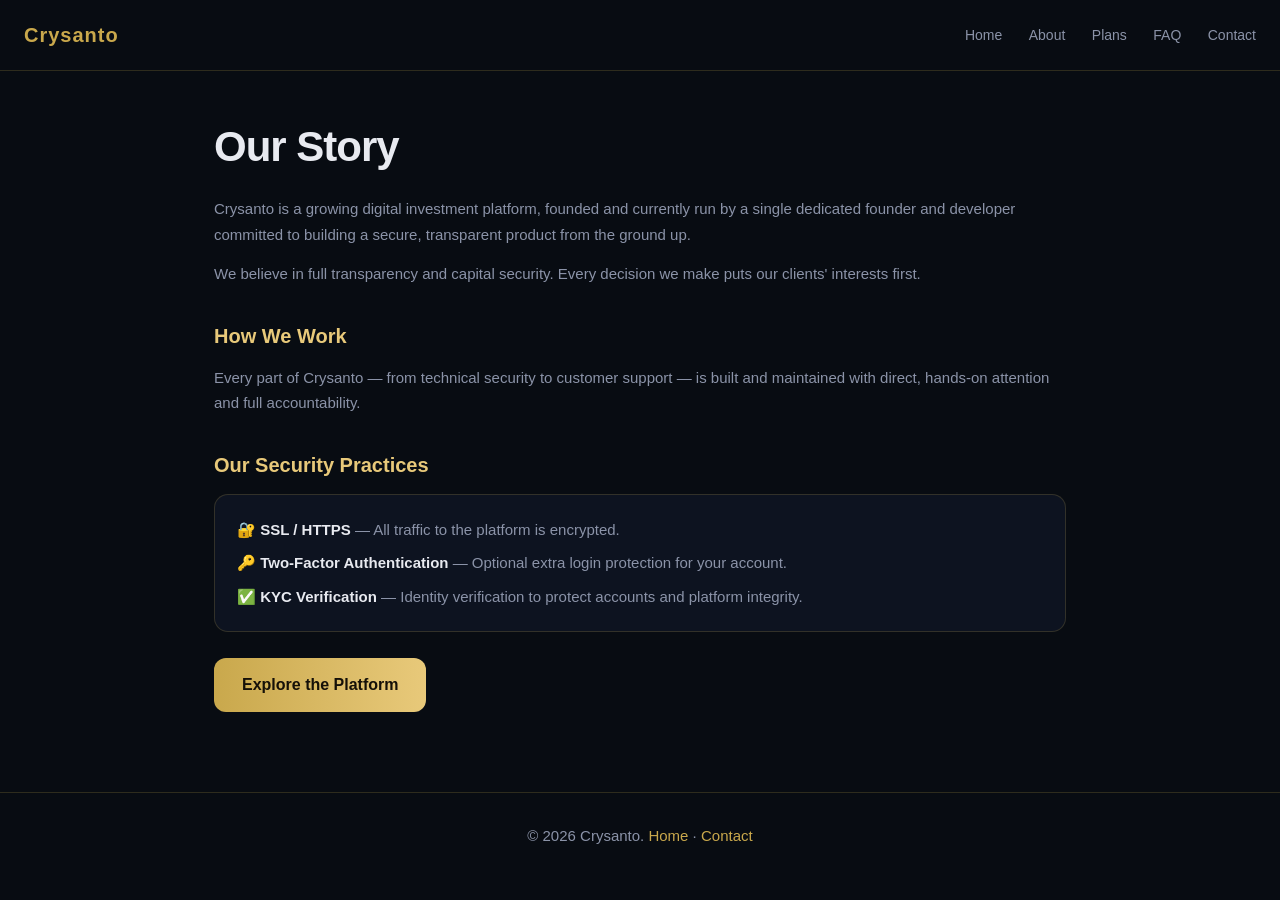
<file: about.html>
<!DOCTYPE html>
<html lang="en" dir="ltr">
<head>
<meta charset="UTF-8">
<meta name="viewport" content="width=device-width, initial-scale=1.0">
<title>About Crysanto — Digital Crypto Investment Platform</title>
<meta name="description" content="Crysanto is a growing digital investment platform founded and personally run by a single dedicated developer, focused on transparency, security, and direct support.">
<link rel="canonical" href="https://crysanto.com/about.html">
<meta property="og:title" content="About Crysanto">
<meta property="og:description" content="A growing digital investment platform built and run by a single dedicated founder, focused on transparency and security.">
<meta property="og:url" content="https://crysanto.com/about.html">
<meta property="og:type" content="website">
<link rel="stylesheet" href="pages.css">
</head>
<body>
<header>
  <a class="brand" href="index.html">Crysanto</a>
  <nav>
    <a href="index.html">Home</a>
    <a href="about.html">About</a>
    <a href="plans.html">Plans</a>
    <a href="faq.html">FAQ</a>
    <a href="contact.html">Contact</a>
  </nav>
</header>
<div class="wrap">
  <h1>Our Story</h1>
  <p>Crysanto is a growing digital investment platform, founded and currently run by a single dedicated founder and developer committed to building a secure, transparent product from the ground up.</p>
  <p>We believe in full transparency and capital security. Every decision we make puts our clients' interests first.</p>

  <h2>How We Work</h2>
  <p>Every part of Crysanto — from technical security to customer support — is built and maintained with direct, hands-on attention and full accountability.</p>

  <h2>Our Security Practices</h2>
  <div class="card">
    <p style="margin-bottom:8px">🔐 <b style="color:var(--text)">SSL / HTTPS</b> — All traffic to the platform is encrypted.</p>
    <p style="margin-bottom:8px">🔑 <b style="color:var(--text)">Two-Factor Authentication</b> — Optional extra login protection for your account.</p>
    <p style="margin-bottom:0">✅ <b style="color:var(--text)">KYC Verification</b> — Identity verification to protect accounts and platform integrity.</p>
  </div>

  <a class="btn" href="index.html">Explore the Platform</a>
</div>
<footer>
  <p>© 2026 Crysanto. <a href="index.html">Home</a> · <a href="contact.html">Contact</a></p>
</footer>
</body>
</html>
</file>
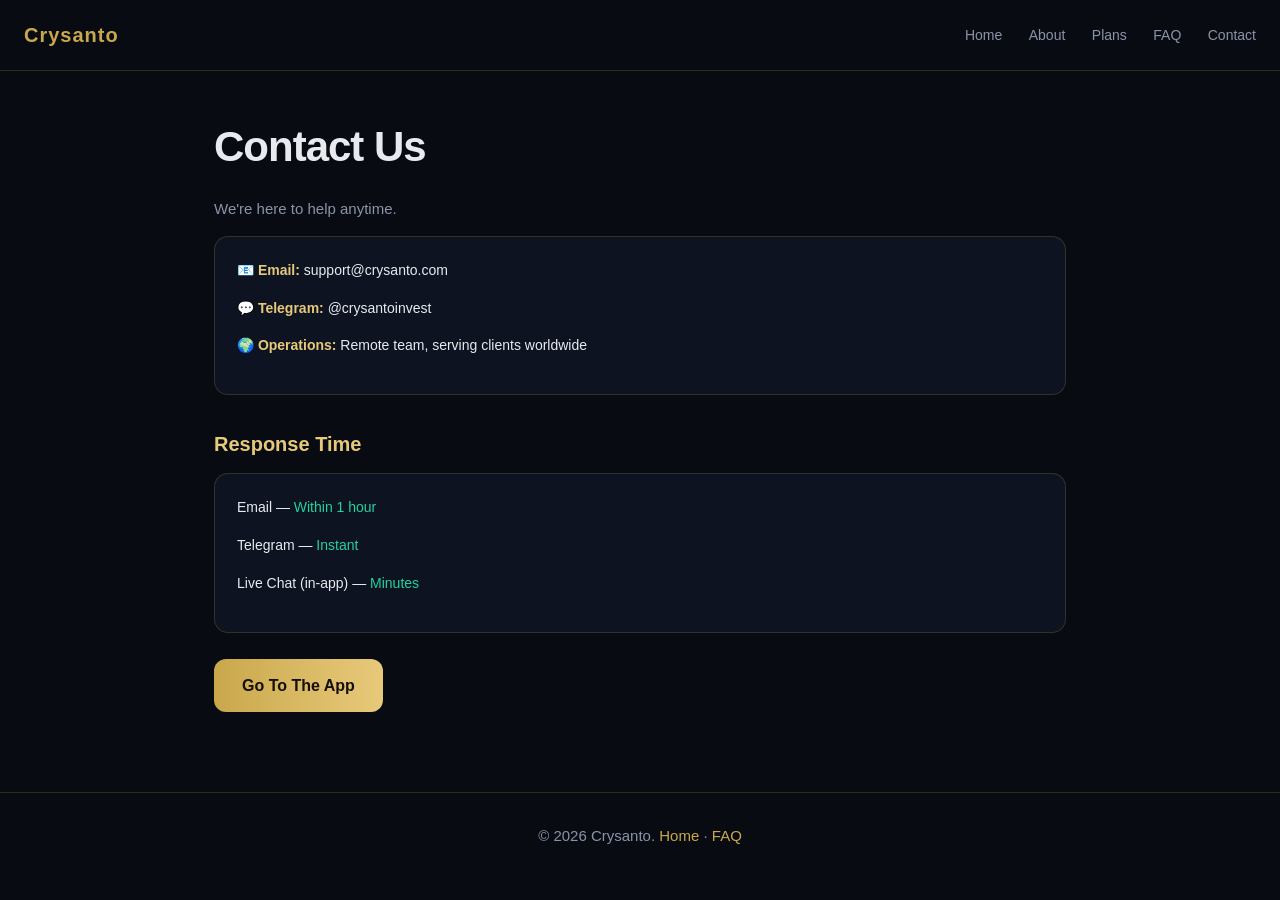
<file: contact.html>
<!DOCTYPE html>
<html lang="en" dir="ltr">
<head>
<meta charset="UTF-8">
<meta name="viewport" content="width=device-width, initial-scale=1.0">
<title>Contact Us — Crysanto</title>
<meta name="description" content="Get in touch with Crysanto support via email or Telegram. We're here to help with deposits, withdrawals, KYC, and account questions.">
<link rel="canonical" href="https://crysanto.com/contact.html">
<meta property="og:title" content="Contact Us — Crysanto">
<meta property="og:description" content="Reach Crysanto support via email or Telegram.">
<meta property="og:url" content="https://crysanto.com/contact.html">
<meta property="og:type" content="website">
<link rel="stylesheet" href="pages.css">
</head>
<body>
<header>
  <a class="brand" href="index.html">Crysanto</a>
  <nav>
    <a href="index.html">Home</a>
    <a href="about.html">About</a>
    <a href="plans.html">Plans</a>
    <a href="faq.html">FAQ</a>
    <a href="contact.html">Contact</a>
  </nav>
</header>
<div class="wrap">
  <h1>Contact Us</h1>
  <p>We're here to help anytime.</p>

  <div class="card">
    <div class="contact-item">📧 <b>Email:</b> support@crysanto.com</div>
    <div class="contact-item">💬 <b>Telegram:</b> @crysantoinvest</div>
    <div class="contact-item">🌍 <b>Operations:</b> Remote team, serving clients worldwide</div>
  </div>

  <h2>Response Time</h2>
  <div class="card">
    <div class="contact-item">Email — <span style="color:var(--green)">Within 1 hour</span></div>
    <div class="contact-item">Telegram — <span style="color:var(--green)">Instant</span></div>
    <div class="contact-item">Live Chat (in-app) — <span style="color:var(--green)">Minutes</span></div>
  </div>

  <a class="btn" href="index.html">Go To The App</a>
</div>
<footer>
  <p>© 2026 Crysanto. <a href="index.html">Home</a> · <a href="faq.html">FAQ</a></p>
</footer>
</body>
</html>
</file>
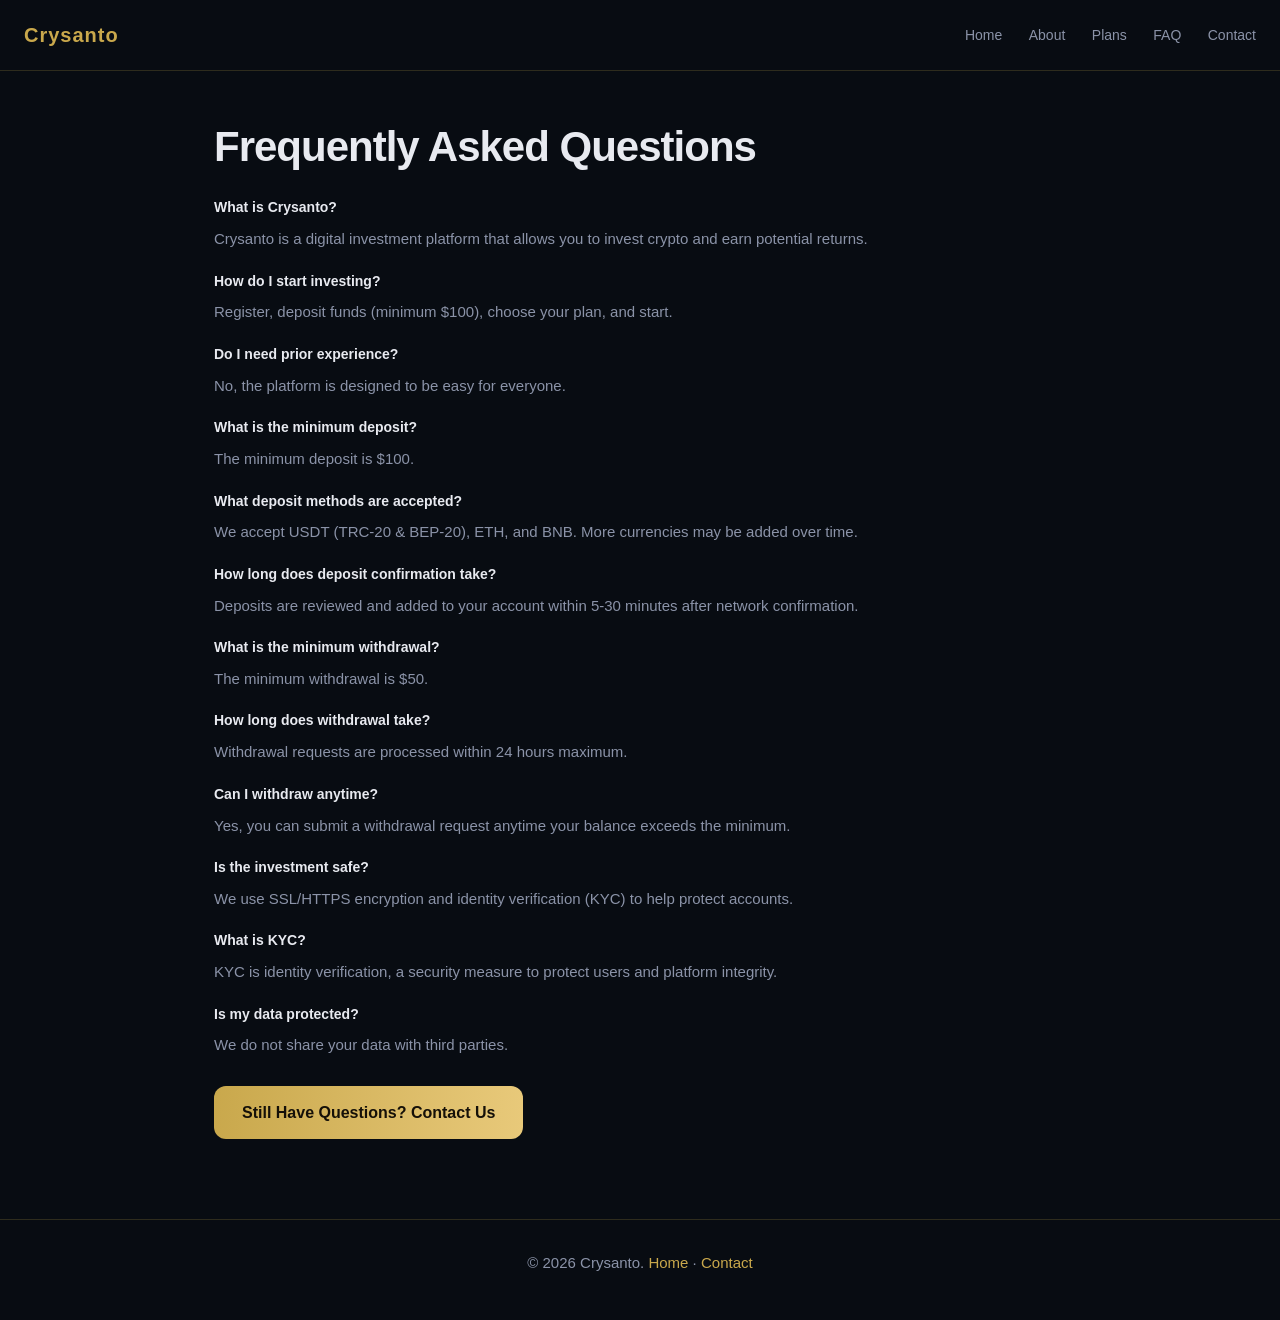
<file: faq.html>
<!DOCTYPE html>
<html lang="en" dir="ltr">
<head>
<meta charset="UTF-8">
<meta name="viewport" content="width=device-width, initial-scale=1.0">
<title>FAQ — Crysanto</title>
<meta name="description" content="Answers to common questions about Crysanto: deposits, withdrawals, minimum amounts, KYC verification, and account security.">
<link rel="canonical" href="https://crysanto.com/faq.html">
<meta property="og:title" content="FAQ — Crysanto">
<meta property="og:description" content="Common questions about deposits, withdrawals, and security on Crysanto.">
<meta property="og:url" content="https://crysanto.com/faq.html">
<meta property="og:type" content="website">
<link rel="stylesheet" href="pages.css">
<script type="application/ld+json">
{
  "@context": "https://schema.org",
  "@type": "FAQPage",
  "mainEntity": [
    {"@type":"Question","name":"What is Crysanto?","acceptedAnswer":{"@type":"Answer","text":"Crysanto is a digital investment platform that allows you to invest crypto and earn potential returns."}},
    {"@type":"Question","name":"How do I start investing?","acceptedAnswer":{"@type":"Answer","text":"Register, deposit funds (minimum $100), choose your plan, and start."}},
    {"@type":"Question","name":"What is the minimum deposit?","acceptedAnswer":{"@type":"Answer","text":"The minimum deposit is $100."}},
    {"@type":"Question","name":"What deposit methods are accepted?","acceptedAnswer":{"@type":"Answer","text":"We accept USDT (TRC-20 & BEP-20), ETH, and BNB. More currencies may be added over time."}},
    {"@type":"Question","name":"How long does deposit confirmation take?","acceptedAnswer":{"@type":"Answer","text":"Deposits are reviewed and added to your account within 5-30 minutes after network confirmation."}},
    {"@type":"Question","name":"What is the minimum withdrawal?","acceptedAnswer":{"@type":"Answer","text":"The minimum withdrawal is $50."}},
    {"@type":"Question","name":"How long does withdrawal take?","acceptedAnswer":{"@type":"Answer","text":"Withdrawal requests are processed within 24 hours maximum."}},
    {"@type":"Question","name":"What is KYC?","acceptedAnswer":{"@type":"Answer","text":"KYC is identity verification, a security measure to protect users and platform integrity."}}
  ]
}
</script>
</head>
<body>
<header>
  <a class="brand" href="index.html">Crysanto</a>
  <nav>
    <a href="index.html">Home</a>
    <a href="about.html">About</a>
    <a href="plans.html">Plans</a>
    <a href="faq.html">FAQ</a>
    <a href="contact.html">Contact</a>
  </nav>
</header>
<div class="wrap">
  <h1>Frequently Asked Questions</h1>

  <div class="faq-item"><h3>What is Crysanto?</h3><p>Crysanto is a digital investment platform that allows you to invest crypto and earn potential returns.</p></div>
  <div class="faq-item"><h3>How do I start investing?</h3><p>Register, deposit funds (minimum $100), choose your plan, and start.</p></div>
  <div class="faq-item"><h3>Do I need prior experience?</h3><p>No, the platform is designed to be easy for everyone.</p></div>
  <div class="faq-item"><h3>What is the minimum deposit?</h3><p>The minimum deposit is $100.</p></div>
  <div class="faq-item"><h3>What deposit methods are accepted?</h3><p>We accept USDT (TRC-20 & BEP-20), ETH, and BNB. More currencies may be added over time.</p></div>
  <div class="faq-item"><h3>How long does deposit confirmation take?</h3><p>Deposits are reviewed and added to your account within 5-30 minutes after network confirmation.</p></div>
  <div class="faq-item"><h3>What is the minimum withdrawal?</h3><p>The minimum withdrawal is $50.</p></div>
  <div class="faq-item"><h3>How long does withdrawal take?</h3><p>Withdrawal requests are processed within 24 hours maximum.</p></div>
  <div class="faq-item"><h3>Can I withdraw anytime?</h3><p>Yes, you can submit a withdrawal request anytime your balance exceeds the minimum.</p></div>
  <div class="faq-item"><h3>Is the investment safe?</h3><p>We use SSL/HTTPS encryption and identity verification (KYC) to help protect accounts.</p></div>
  <div class="faq-item"><h3>What is KYC?</h3><p>KYC is identity verification, a security measure to protect users and platform integrity.</p></div>
  <div class="faq-item"><h3>Is my data protected?</h3><p>We do not share your data with third parties.</p></div>

  <a class="btn" href="contact.html">Still Have Questions? Contact Us</a>
</div>
<footer>
  <p>© 2026 Crysanto. <a href="index.html">Home</a> · <a href="contact.html">Contact</a></p>
</footer>
</body>
</html>
</file>
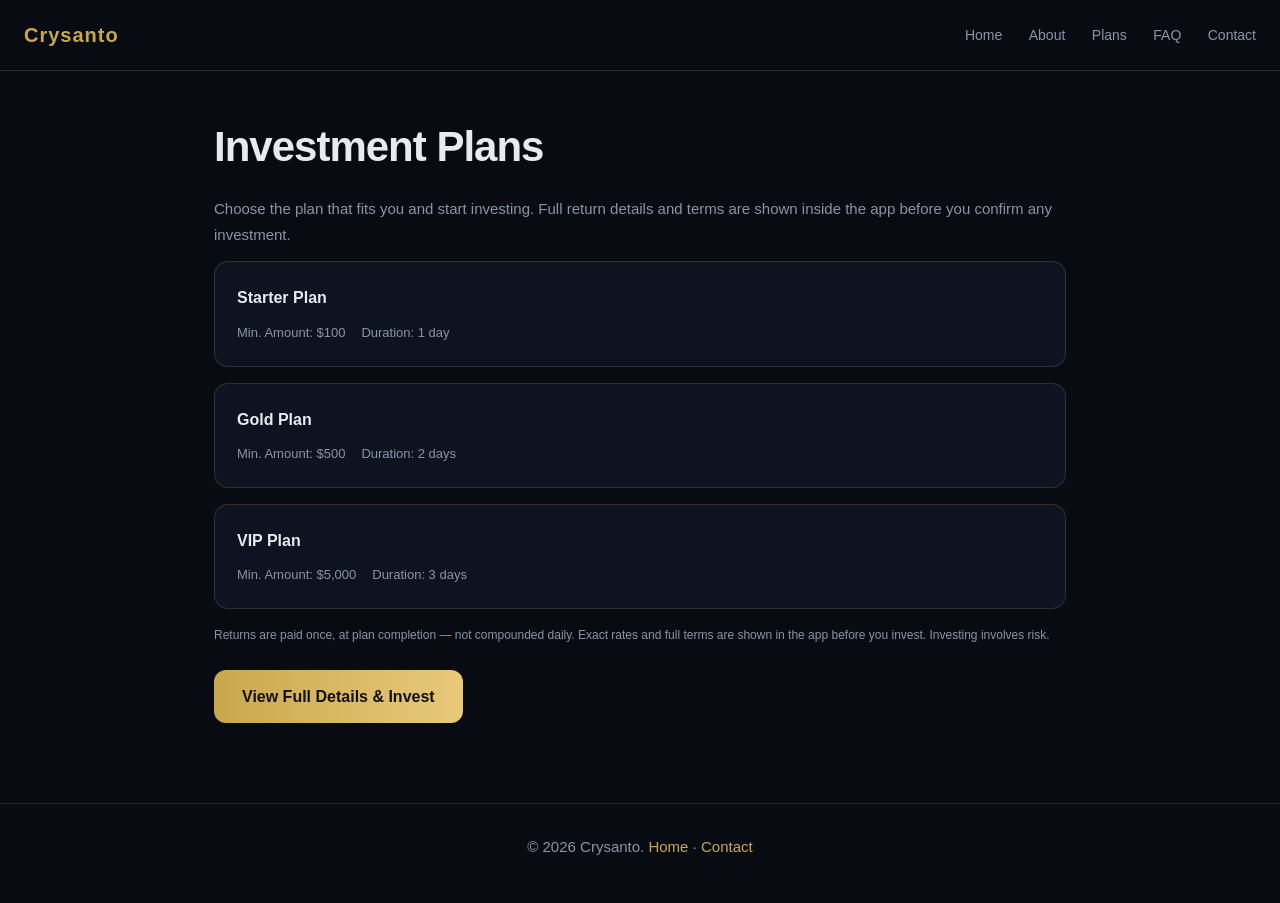
<file: plans.html>
<!DOCTYPE html>
<html lang="en" dir="ltr">
<head>
<meta charset="UTF-8">
<meta name="viewport" content="width=device-width, initial-scale=1.0">
<title>Investment Plans — Crysanto</title>
<meta name="description" content="Explore Crysanto's crypto investment plans: Starter, Gold, and VIP — with clear minimum amounts and durations. Deposit, invest, and track your returns in one place.">
<link rel="canonical" href="https://crysanto.com/plans.html">
<meta property="og:title" content="Investment Plans — Crysanto">
<meta property="og:description" content="Compare Crysanto's Starter, Gold, and VIP investment plans.">
<meta property="og:url" content="https://crysanto.com/plans.html">
<meta property="og:type" content="website">
<link rel="stylesheet" href="pages.css">
</head>
<body>
<header>
  <a class="brand" href="index.html">Crysanto</a>
  <nav>
    <a href="index.html">Home</a>
    <a href="about.html">About</a>
    <a href="plans.html">Plans</a>
    <a href="faq.html">FAQ</a>
    <a href="contact.html">Contact</a>
  </nav>
</header>
<div class="wrap">
  <h1>Investment Plans</h1>
  <p>Choose the plan that fits you and start investing. Full return details and terms are shown inside the app before you confirm any investment.</p>

  <div class="card">
    <div class="plan-name">Starter Plan</div>
    <div class="plan-meta"><span>Min. Amount: $100</span><span>Duration: 1 day</span></div>
  </div>
  <div class="card">
    <div class="plan-name">Gold Plan</div>
    <div class="plan-meta"><span>Min. Amount: $500</span><span>Duration: 2 days</span></div>
  </div>
  <div class="card">
    <div class="plan-name">VIP Plan</div>
    <div class="plan-meta"><span>Min. Amount: $5,000</span><span>Duration: 3 days</span></div>
  </div>

  <p style="font-size:12px;margin-top:8px">Returns are paid once, at plan completion — not compounded daily. Exact rates and full terms are shown in the app before you invest. Investing involves risk.</p>

  <a class="btn" href="index.html">View Full Details &amp; Invest</a>
</div>
<footer>
  <p>© 2026 Crysanto. <a href="index.html">Home</a> · <a href="contact.html">Contact</a></p>
</footer>
</body>
</html>
</file>
<file: pages.css>
:root{--gold:#C9A84C;--gold-l:#E8C97A;--gold-dim:rgba(201,168,76,0.15);--dark:#080C12;--dark2:#0D1320;--dark3:#111827;--border:rgba(201,168,76,0.2);--text:#E8EAF0;--muted:#8B93A8;--green:#22D3A0;}
*{margin:0;padding:0;box-sizing:border-box}
body{background:var(--dark);color:var(--text);font-family:-apple-system,'Segoe UI',Tahoma,sans-serif;line-height:1.7}
.wrap{max-width:900px;margin:0 auto;padding:40px 24px}
header{border-bottom:1px solid var(--border);padding:18px 24px;display:flex;justify-content:space-between;align-items:center}
header a.brand{color:var(--gold);font-size:20px;font-weight:800;text-decoration:none;letter-spacing:1px}
nav a{color:var(--muted);text-decoration:none;font-size:14px;margin-inline-start:22px}
nav a:hover{color:var(--gold)}
h1{font-size:clamp(28px,4vw,42px);font-weight:800;margin-bottom:14px;letter-spacing:-1px}
h2{font-size:20px;font-weight:700;margin:32px 0 12px;color:var(--gold-l)}
p{color:var(--muted);font-size:15px;margin-bottom:14px}
.card{background:var(--dark2);border:1px solid var(--border);border-radius:14px;padding:22px;margin-bottom:16px}
.btn{display:inline-block;background:linear-gradient(90deg,var(--gold),var(--gold-l));color:#151008;font-weight:800;padding:13px 28px;border-radius:12px;text-decoration:none;margin-top:10px}
.plan-name{font-size:16px;font-weight:800;margin-bottom:10px}
.plan-meta{display:flex;gap:16px;font-size:13px;color:var(--muted)}
footer{border-top:1px solid var(--border);padding:30px 24px;text-align:center;color:var(--muted);font-size:12px;margin-top:40px}
footer a{color:var(--gold);text-decoration:none}
.faq-item{margin-bottom:18px}
.faq-item h3{font-size:14px;font-weight:700;margin-bottom:6px;color:var(--text)}
.contact-item{margin-bottom:14px;font-size:14px}
.contact-item b{color:var(--gold-l)}
</file>
